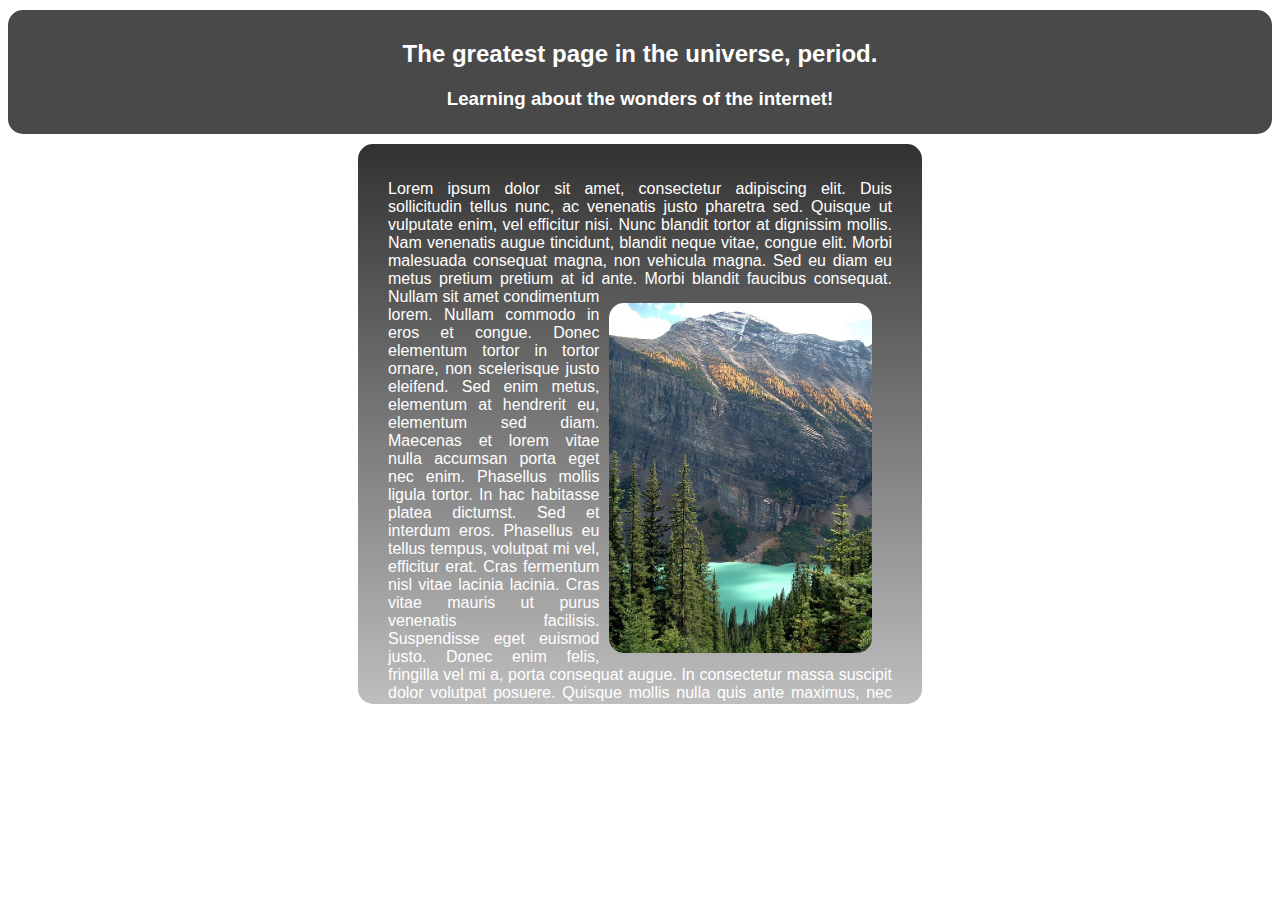
<file: Curs 01/index.html>
<!DOCTYPE html>
<html>
    <head>
        <title>Best Page.</title>
        <link rel = "stylesheet" href = "index.css">
    </head>
    <body>
        <div class = "header">
            <h2>The greatest page in the universe, period.</h1>
            <h3>Learning about the wonders of the internet!</h2>
        </div>
        <div class = "context">
            <p>   
                Lorem ipsum dolor sit amet, consectetur adipiscing elit. 
                Duis sollicitudin tellus nunc, ac venenatis justo pharetra sed. Quisque ut vulputate enim, vel efficitur nisi. 
                Nunc blandit tortor at dignissim mollis. Nam venenatis augue tincidunt, blandit neque vitae, congue elit. 
                Morbi malesuada consequat magna, non vehicula magna. Sed eu diam eu metus pretium pretium at id ante. 
                <img class = "image" src = "munte.jpg"> 
                Morbi blandit faucibus consequat. Nullam sit amet condimentum lorem. Nullam commodo in eros et congue.
                Donec elementum tortor in tortor ornare, non scelerisque justo eleifend. 
                Sed enim metus, elementum at hendrerit eu, elementum sed diam. 
                Maecenas et lorem vitae nulla accumsan porta eget nec enim. 
                Phasellus mollis ligula tortor. 
                In hac habitasse platea dictumst. 
                Sed et interdum eros. 
                Phasellus eu tellus tempus, volutpat mi vel, efficitur erat. 
                Cras fermentum nisl vitae lacinia lacinia. 
                Cras vitae mauris ut purus venenatis facilisis. 
                Suspendisse eget euismod justo. Donec enim felis, fringilla vel mi a, porta consequat augue. 
                In consectetur massa suscipit dolor volutpat posuere. 
                Quisque mollis nulla quis ante maximus, nec euismod tortor feugiat.
                Nunc mi ligula, sollicitudin quis libero sit amet, egestas tempus ligula. 
                Proin ut faucibus lectus. 
                Sed vitae nisi et nunc vulputate ornare. 
                Pellentesque habitant morbi tristique senectus et netus et malesuada fames ac turpis egestas. 
                Sed blandit sollicitudin vulputate. 
                In tempor augue vitae est imperdiet tempor. 
                Nulla vulputate ullamcorper leo nec vestibulum. 
                Donec in luctus nisl. 
                Quisque quis commodo odio. 
                Morbi commodo et nunc nec tincidunt.
            </p>
        </div>
    </body>
</html>
</file>
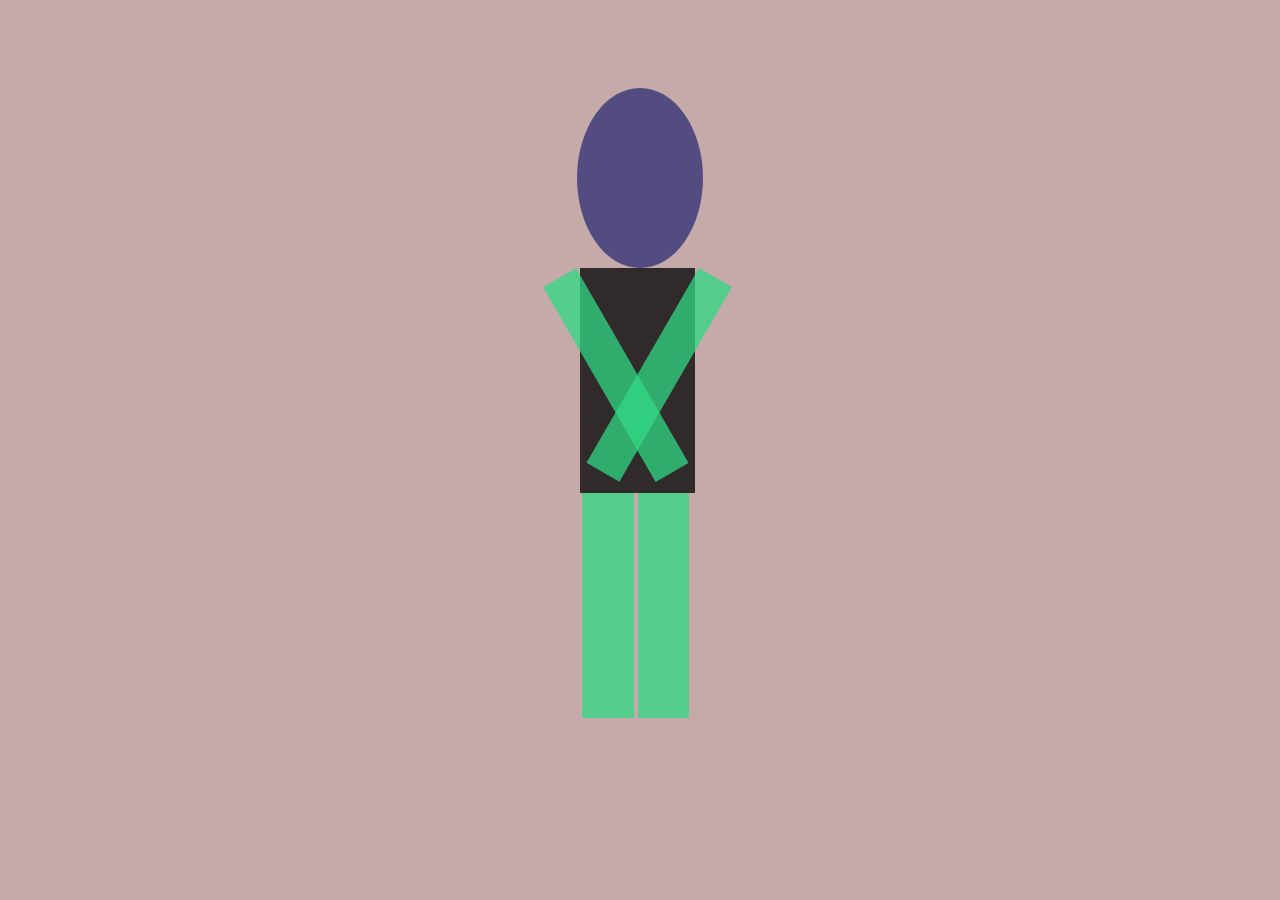
<file: Curs 02/index.html>
<!DOCTYPE html>

<html>
    <head>
        <title>Omulet</title>
        <link rel="stylesheet" href="index.css">
    </head>
    <body style="background-color: rgba(112, 41, 41, 0.397);">
        <div class="cap">

        </div>

        <div class="trunchi">
           <div class="brat1">
                
            </div>

            <div class="corp">
                
            </div>

            <div class="brat2">
                
            </div>
        </div>

        <div class="picioare">
            <div class="picior1">

            </div>
            <div class="picior2">

            </div>
        </div>
    </body>
</html>
</file>
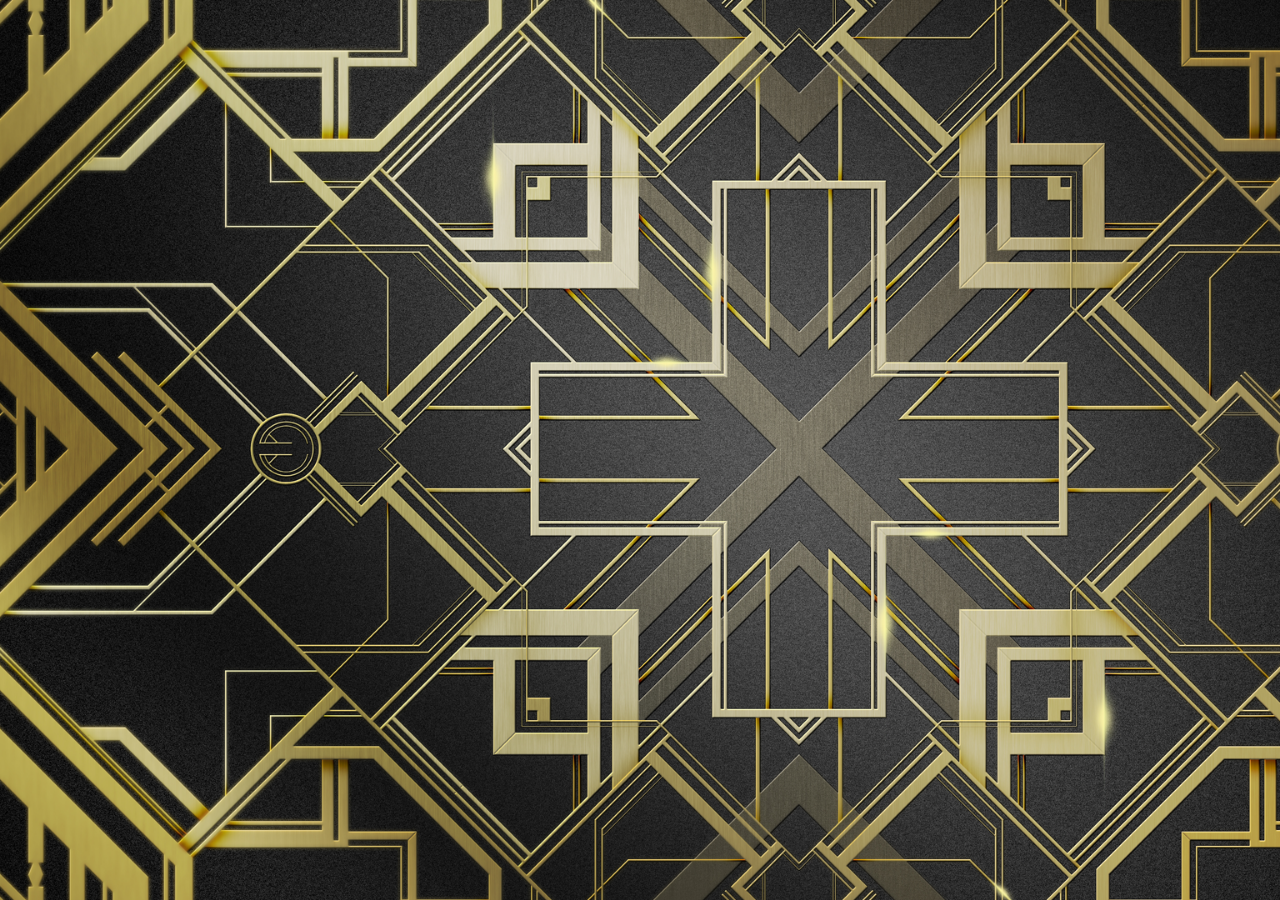
<file: Curs 03/index.html>
<!DOCTYPE html>
<html>
    <head>
        <title>Background</title>
        <link rel="stylesheet" href="index.css">
    </head>
    <body>
        <div class="spate">
            
        </div>
    </body>
</html>
</file>
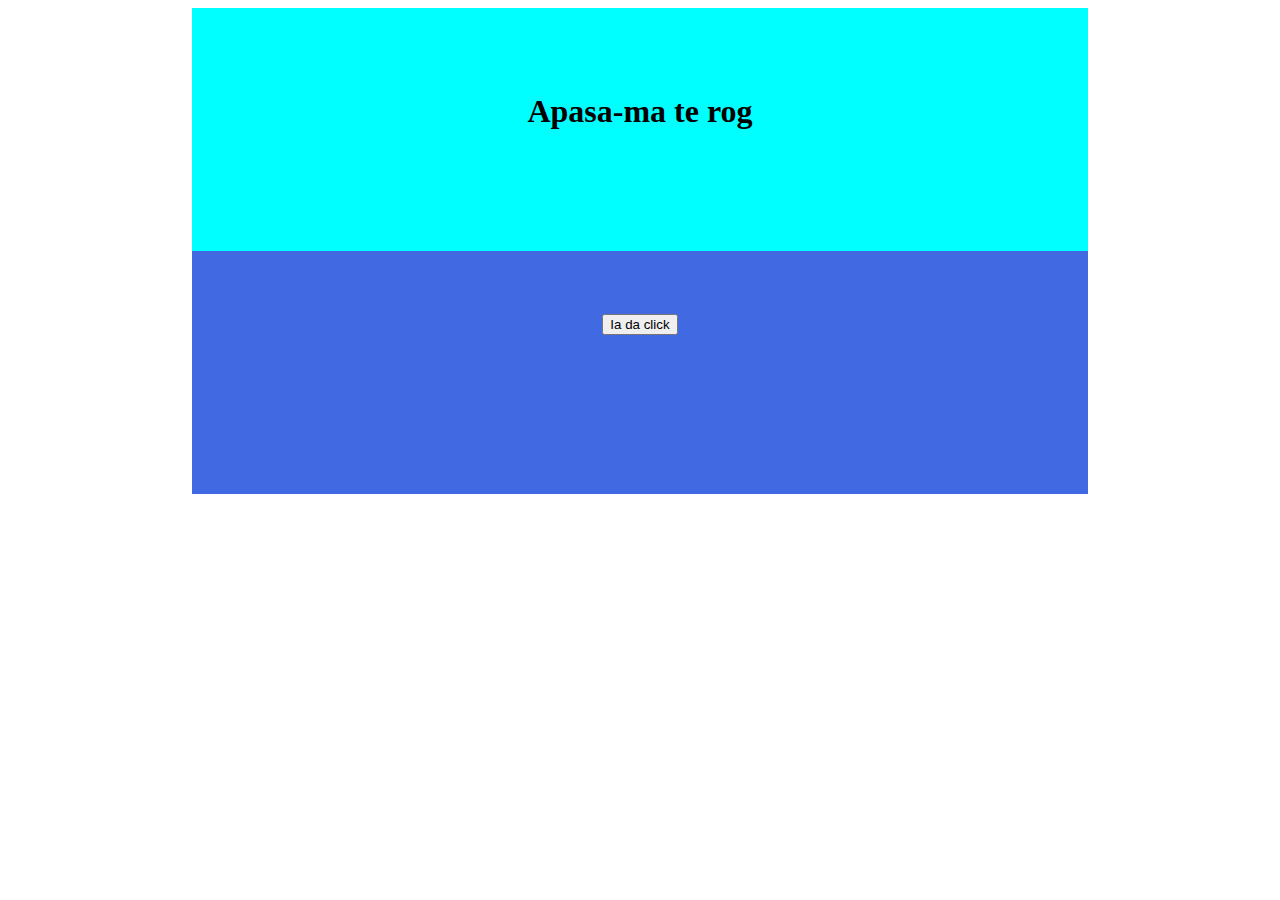
<file: Curs 04/index.html>
<!DOCTYPE html>

<html>
    <head>
        <link rel="stylesheet" href="mystyle.css">
        <title>Pagina interactiva</title>
    </head>
    <body>
        <div>
            <h1 id="salut">Apasa-ma te rog</h1>
        </div>
        <div style="background-color: royalblue;">
            <button id="atentie">Ia da click</button>
        </div>
        <script src="myscript.js"></script>
    </body>
</html>
</file>
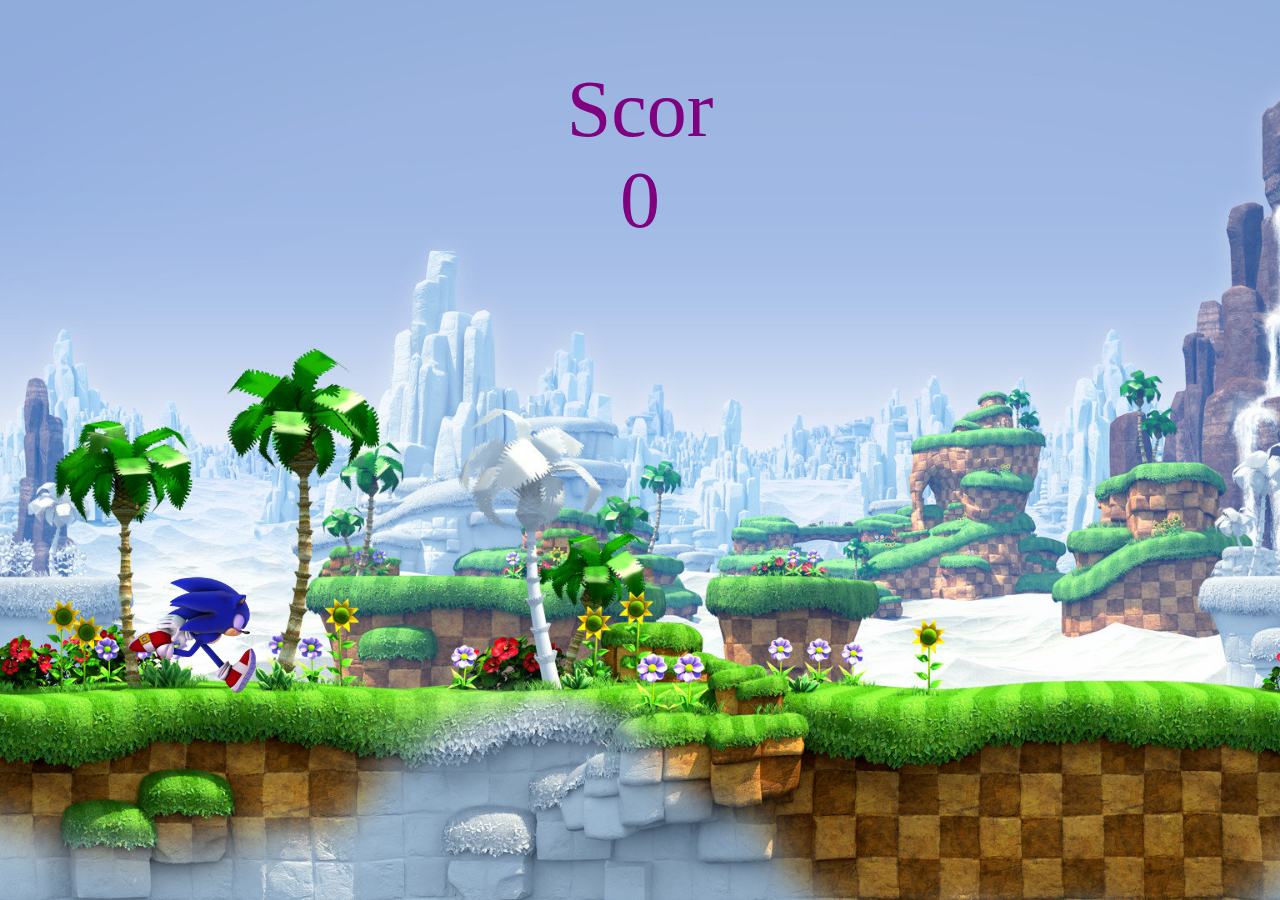
<file: Curs 05/index.html>
<!DOCTYPE html>
<html>
    <head>
        <title>Game</title>
        <link rel="stylesheet" href="mystyle.css">
    </head>
    <body>
        <div class="spate">
            <image class="needforspeed" src="sonic.png"></image>
            <image class="aoleu" src="obstacol.png"></image>
            <div class="scor">
                <p>Scor</p>
                <p class="timer">0</p>
            </div>
        </div>
        <script src="myscript.js"></script>
    </body>
</html>
</file>
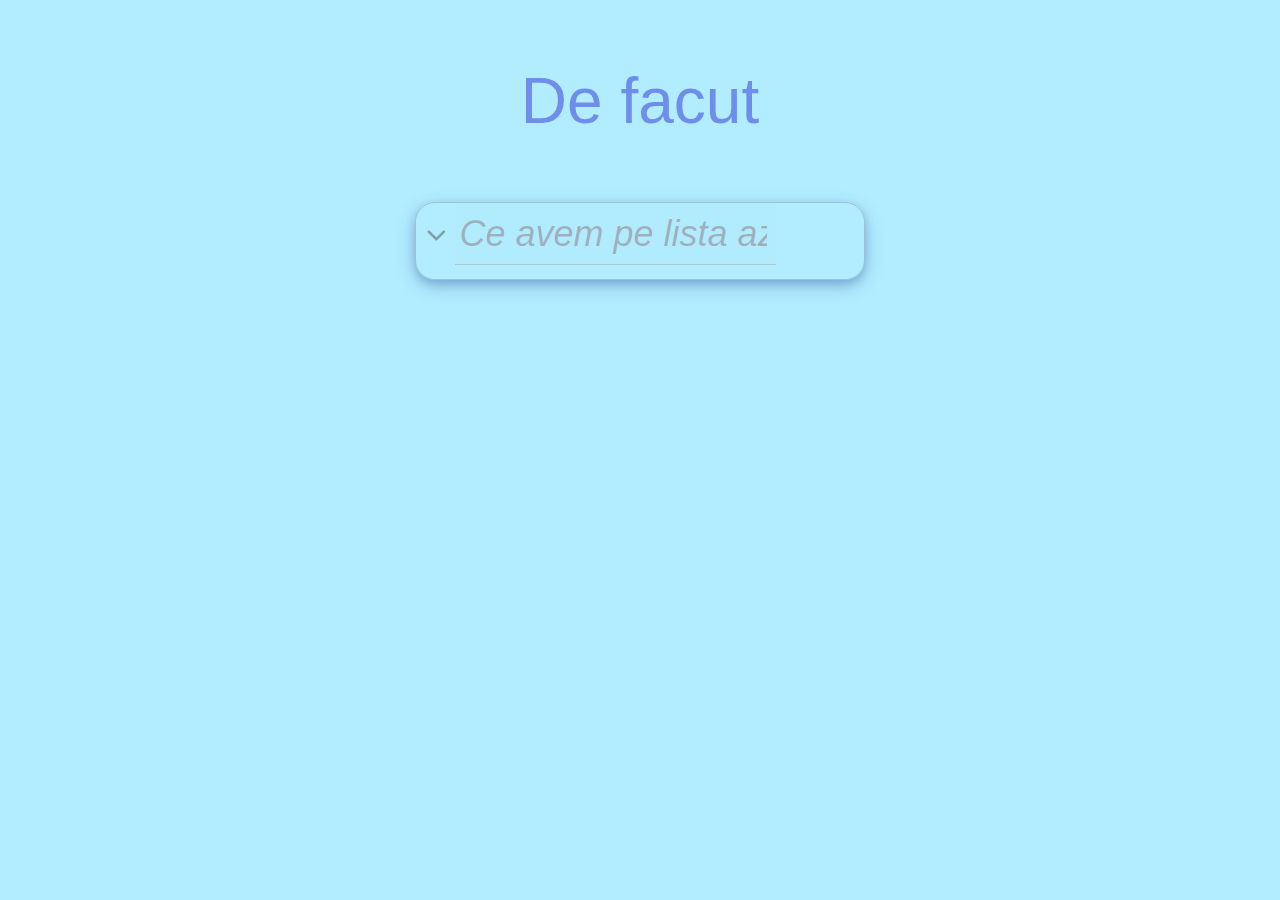
<file: Curs 06(aka start project)/index.html>
<!DOCTYPE html>
<html>
	<head>
		<title>ToDo Page</title>
		<link rel="stylesheet" href="mystyle.css">
		<link rel="stylesheet" href="https://cdnjs.cloudflare.com/ajax/libs/font-awesome/4.7.0/css/font-awesome.min.css">
	</head>
	<body>
		<p class="titlu">De facut</p>
		<div class="continut">
			<div class="inputthing">
				<label><i class="fa fa-angle-down custom" aria-hidden="true" onclick="check()"></i></label>
				<input id="inputthing" class="todo" placeholder="Ce avem pe lista azi?"/>
			</div>

			<div id="justtasks">
			</div>

			<footer id="footer" class="incercare">
				<div>
					<p class="items" id="changeable">3 itemi ramasi</p>
				</div>
				<div class="sort-tasks">
					<button class="special active" onclick="change(1); show_all()">Toate</button>
					<button class="special" onclick="change(2); show_active()">Active</button>
					<button class="special" onclick="change(3); show_complete()">Complete</button>
				</div>
				<div>
					<button class="clear" onclick="delete_checked()">Sterge facute</button>
				</div>
			</footer>
		</div>
		<script src="myscript.js"></script>
	</body>
</html>
</file>
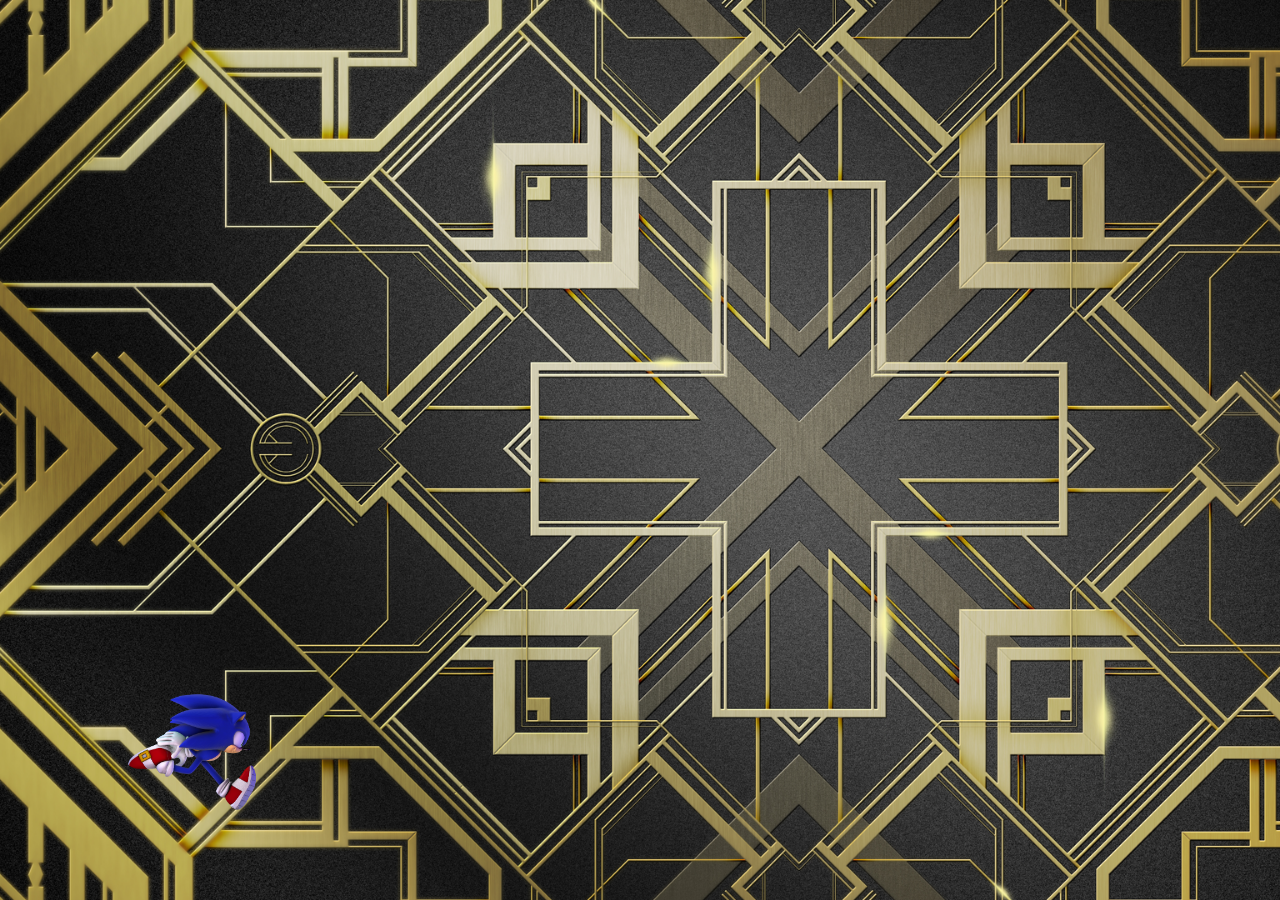
<file: Curs 04/index1.html>
<!DOCTYPE html>
<html>
    <head>
        <title>Background</title>
        <link rel="stylesheet" href="mystyle1.css">
    </head>
    <body>
        <div class="spate">
            <image id="needforspeed" src="sonic.png"></image>
        </div>
        <script src="myscript1.js"></script>
    </body>
</html>
</file>
<file: Curs 01/index.css>
* {
    font-family: 'Gill Sans', 'Gill Sans MT', Calibri, 'Trebuchet MS', sans-serif;
}

.header {
    background-color: rgb(73, 73, 73);
    color: white;
    text-align: center;
    margin-top: 10px;
    border-radius: 15px;
    padding: 10px 0px 5px 0px;
}

.context {
    text-align: justify;
    background-image: linear-gradient(rgb(51, 50, 50), rgb(190, 190, 190));
    color: white;
    border-radius: 15px;
    height: 540px;
    padding: 20px 30px 0px 30px;
    margin: 10px 350px 0px 350px;
}

.image {
    height: 350px;
    border-radius: 15px;
    float: right;
    margin: 15px 20px 0px 10px;
}
</file>
<file: Curs 02/index.css>
.cap {
    background-color: rgba(45, 45, 116, 0.753);
    height: 20vh;
    width: 10%;
    border-radius: 100%;
    margin: auto;
    margin-top: 7%;
    animation-name: slideup;
    animation-duration: 2s;
    animation-iteration-count: infinite;
    animation-direction: alternate;
}

.trunchi {
    margin: auto;
    height: 25vh;
    width: 16vw;  
}

.brat1 {
    background-color: rgba(48, 216, 132, 0.753);
    height: 25vh;
    width: 3vw;
    display: inline-block;
    position: relative;
    animation-name: facumana;
    animation-duration: 2s;
    animation-iteration-count: 6;
    animation-direction: alternate;
    transform-origin: top right;
    transform: rotate(-30deg);
    z-index: 1;
}

.brat2 {
    background-color:rgba(48, 216, 132, 0.753);
    height: 25vh;
    width: 3vw;
    display: inline-block;
    position: relative;
    transform-origin: top left;
    transform: rotate(30deg)
}

.corp {
    background-color:rgba(0, 0, 0, 0.753);
    height: 25vh;
    width: 9vw;
    display: inline-block;
    position: relative;
}

.picioare {
    margin: auto;
    height: 25vh;
    width: 9vw;
}

.picior1 {
    background-color:rgba(48, 216, 132, 0.753);
    height: 25vh;
    width: 4vw;
    display: inline-block;
    position: relative;
    animation-name: sari1;
    animation-duration: 2s;
    animation-iteration-count: infinite;
    animation-direction: alternate;
}

.picior2 {
    background-color:rgba(48, 216, 132, 0.753);
    height: 25vh;
    width: 4vw;
    display: inline-block;
    position: relative;
    animation-name: sari2;
    animation-duration: 2s;
    animation-iteration-count: infinite;
    animation-direction: alternate;
}

@keyframes facumana {
    0% {
        transform-origin: 100% 0%;
        transform: rotate(0deg);
    }
    100% {
        transform-origin: 100% 0%;
        transform: rotate(150deg);
    }
}

@keyframes slideup {
    0% {
        margin-top: 7%;
    }
    100% {
        margin-top: 4%;
    }
}

@keyframes sari1 {
    0% {
        transform-origin: top right;
        transform: rotate(0deg);
    }
    100% {
        transform-origin: top right;
        transform: rotate(20deg);
    }
}

@keyframes sari2 {
    0% {
        transform-origin: top left;
        transform: rotate(0deg);
    }
    100% {
        transform-origin: top left;
        transform: rotate(-20deg);
    }
}
</file>
<file: Curs 03/index.css>
* {
    margin: 0;
}

.spate {
    background: url("incercare.jpg");
    width: 100vw;
    height: 100vh;
    background-repeat: repeat;
    background-size: auto 100%;
    animation: bafta 5s linear infinite;
}

@keyframes bafta {
    0% {
        background-position: 0%;
    }
    100% {
        background-position: -617%;
    }
}
</file>
<file: Curs 04/mystyle.css>
div {
    margin: auto;
    width: 70vw;
    height: 20vh;
    padding-top: 5%;
    text-align: center;
    background-color: aqua;
}
</file>
<file: Curs 05/mystyle.css>
* {
    margin: 0;
}

.spate {
    background: url("fundal.jpg");
    width: 100vw;
    height: 100vh;
    background-repeat: repeat;
    background-size: auto 100%;
    animation: bafta 4s linear infinite;
}

.needforspeed {
    width: 10vw;
    left: 10%;
    position: fixed;
    bottom: 23%;
    transition: 1s all;
}

.aoleu {
    width: 5vw;
    right: -10%;
    position: fixed;
    bottom: 23%;
    transition: 1s all;
}

.misca {
    right: 110%;
}

.sari {
    bottom: 43%;
}

.scor {
    padding-top: 5%;
    text-align: center;
    color: purple;
    font-size: 5rem;
    position: relative;
}


@keyframes bafta {
    0% {
        background-position: 0%;
    }
    100% {
        background-position: -950%;
    }
}
</file>
<file: Curs 06(aka start project)/mystyle.css>
body {
	background-color: rgba(142, 229, 255, 0.685);
	font-family: 'Helvetica Neue', Helvetica, Arial, sans-serif;
}

input {
	outline: none;
}

.titlu {
	display: block;
	color: rgba(54, 57, 218, 0.534);
	font-size: 5vw;
	text-align: center;
}

.continut {
	border-radius: 20px;
	margin: auto;
	font-size: 2rem;
	border: 1px solid rgba(128, 128, 128, 0.39);
	box-shadow: 0 4px 8px 0 rgba(3, 40, 107, 0.2), 0 6px 20px 0 rgba(4, 17, 133, 0.19);
	width: 35vw;
}

.inputthing {
	padding-bottom: 1.5vh;
}

.custom {
	color:rgba(71, 68, 68, 0.466);
	padding-left: 0.75vw;
}

.custom:hover {
	color: dodgerblue;
}

.custom2 {
	color:rgba(71, 68, 68, 0.466);
	padding-right: 2vw;
}

.custom2:hover {
	color: dodgerblue;
}

.buton {
	margin-left: 2vw !important;
	height: 2vh;
	width: 4vw;
  	cursor: pointer;
}

.todo {
	width: 24vw;
	font-size: 4vh;
	padding: 0.75vw 0.75vw 0.75vw 4px;
	border: none;
	background: rgba(0, 0, 0, 0.003);
	border-bottom: 1px solid rgba(167, 163, 163, 0.514);
}

.tasks {
	font-size: 2.5vh;
	display: inline-block;
	width: 60%;
	padding-left: 0.75vw;
	padding-bottom: 1.5vh;
	border-bottom: 1px dashed rgba(167, 163, 163, 0.514);
}

.incercare {
	display: flex;
	padding-left: 0.75vw;
	padding-right: 0.75vw;
	justify-content: space-between;
	align-items: center;
}

.items {
	font-size: 2vh;
	color: grey;
}

.sort-tasks {
	align-self: center;
}

.special {
	max-width: 100%;
	margin-bottom: 15px;
	background-color: transparent;
	border: hidden;
	color: black;
	font-size: 16px;
	cursor: pointer;
	border-radius: 5px;
}

.active {
	border: solid rgb(38, 179, 235);
}

.special:hover {
	border: solid rgb(82, 199, 245);
}

.clear {
	height: 2.75vh;
	margin-bottom: 15px;
	background-color: transparent;
	border: hidden;
	color: black;
	font-size: 16px;
	cursor: pointer;
}

.clear:hover {
	border-bottom: solid black;
}

::-webkit-input-placeholder {
	font-style: italic;
	color: rgba(117, 21, 21, 0.281);
 }
 :-moz-placeholder {
	font-style: italic;  
	color: rgba(117, 21, 21, 0.281);
 }
 ::-moz-placeholder {
	font-style: italic;  
	color: rgba(117, 21, 21, 0.281);
 }
 :-ms-input-placeholder {  
	font-style: italic; 
	color: rgba(117, 21, 21, 0.281);
 }

.checkbox {
    position: relative;
    width: 20px;
    height: 20px;
    -webkit-appearance: none;
    -moz-appearance: none;
    -o-appearance: none;
    appearance: none;
    background: transparent;
    border: 2px solid #268fd4;
    border-radius: 5px;
    margin: 0;
    outline: none;
    transition: 0.5s ease;
    opacity: 0.8;
    cursor: pointer;
}


.checkbox:checked {
    border-color: #268fd4;
    background-color: #268fd4;
}


.checkbox:checked:before {
   position: absolute;
   left: 2px;
   top: -4px;
   display: block;
   content: '\2713';
   text-align: center;
   color: #FFF;
   font-family: Arial;
   font-size: 14px;
   font-weight: 800;
}


.checkbox:hover {
   opacity: 1.0;
   transform: scale(1.05);
}

.done {
	text-decoration: line-through;
	color: grey;
	transition: 0.5s ease;
}

.completat {
	text-decoration: line-through;
	color: grey;
	font-size: 2.5vh;
	transition: 0.5 ease;
}
</file>
<file: Curs 04/mystyle1.css>
* {
    margin: 0;
}

.spate {
    background: url("incercare.jpg");
    width: 100vw;
    height: 100vh;
    background-repeat: repeat;
    background-size: auto 100%;
    animation: bafta 5s linear infinite;
}

#needforspeed {
    width: 10vw;
    padding-left: 10%;
    position: fixed;
    bottom: 10%;
}

@keyframes bafta {
    0% {
        background-position: 0%;
    }
    100% {
        background-position: -617%;
    }
}
</file>
